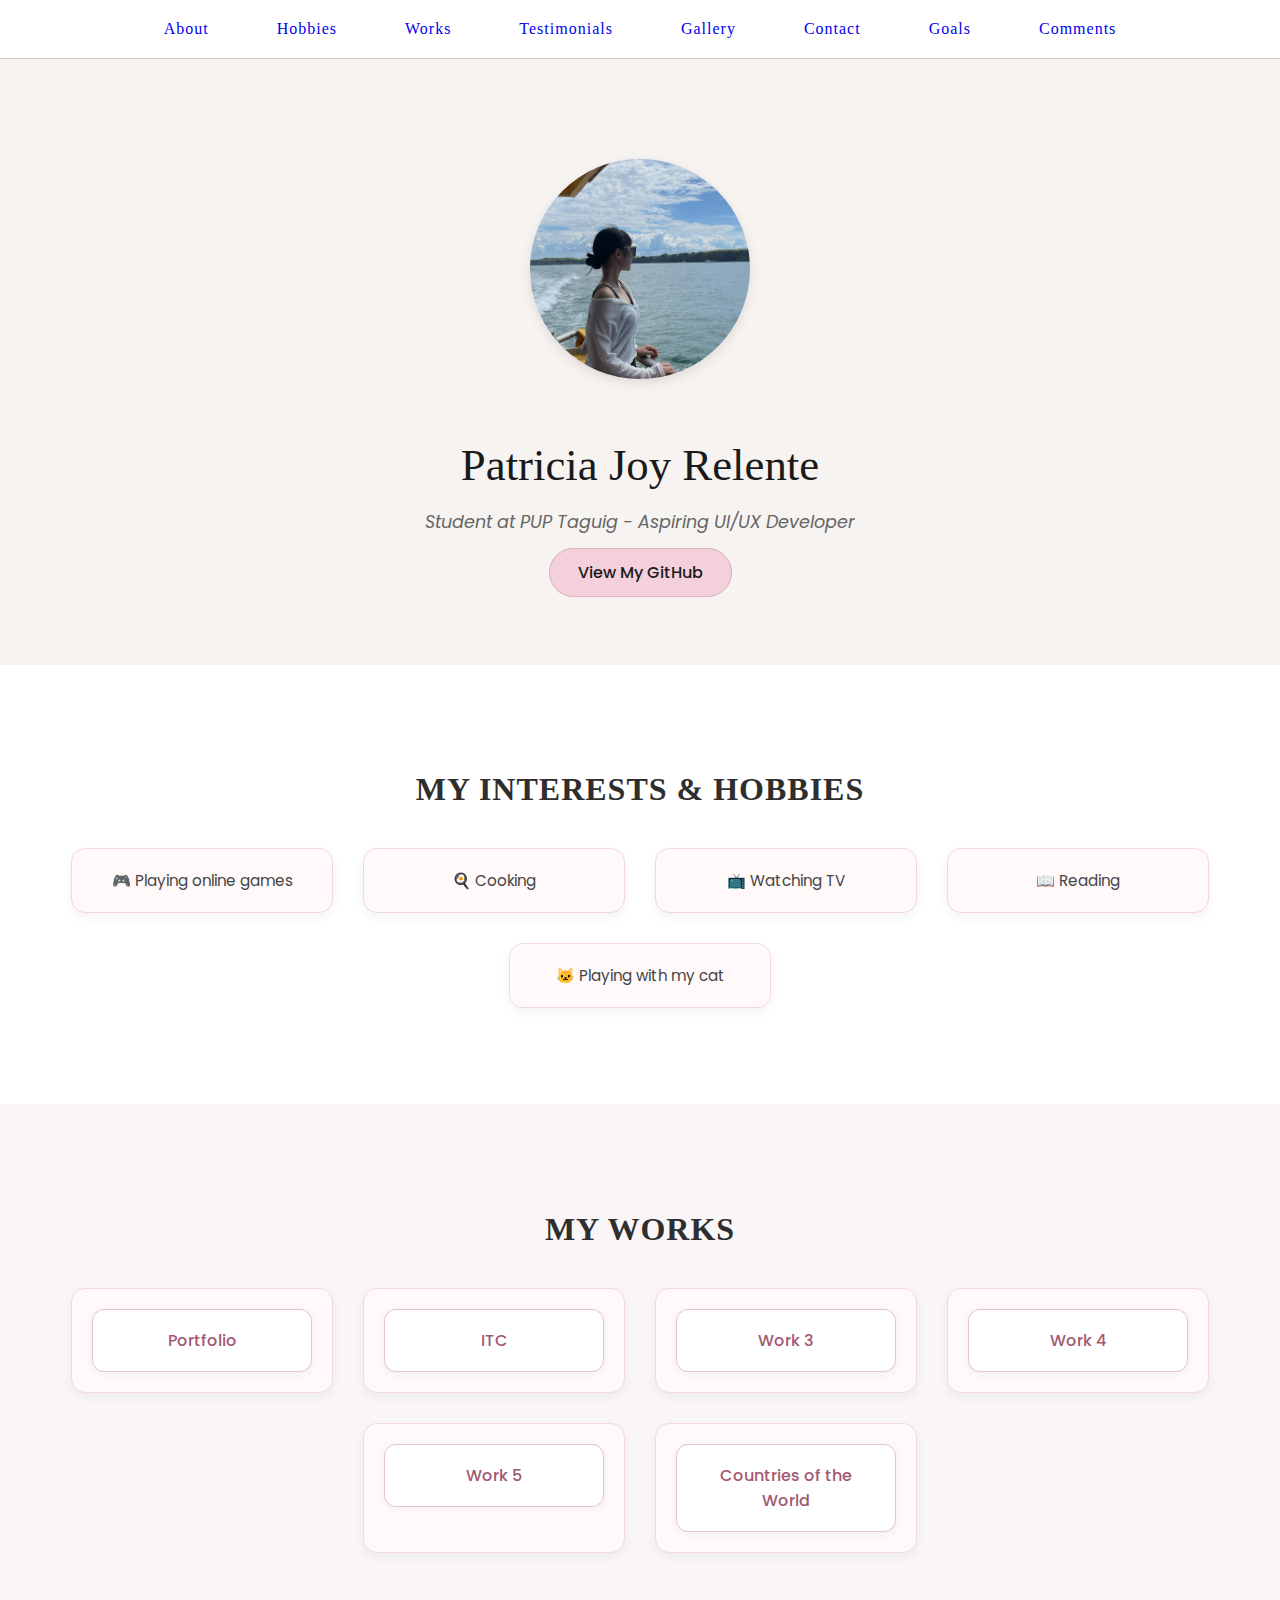
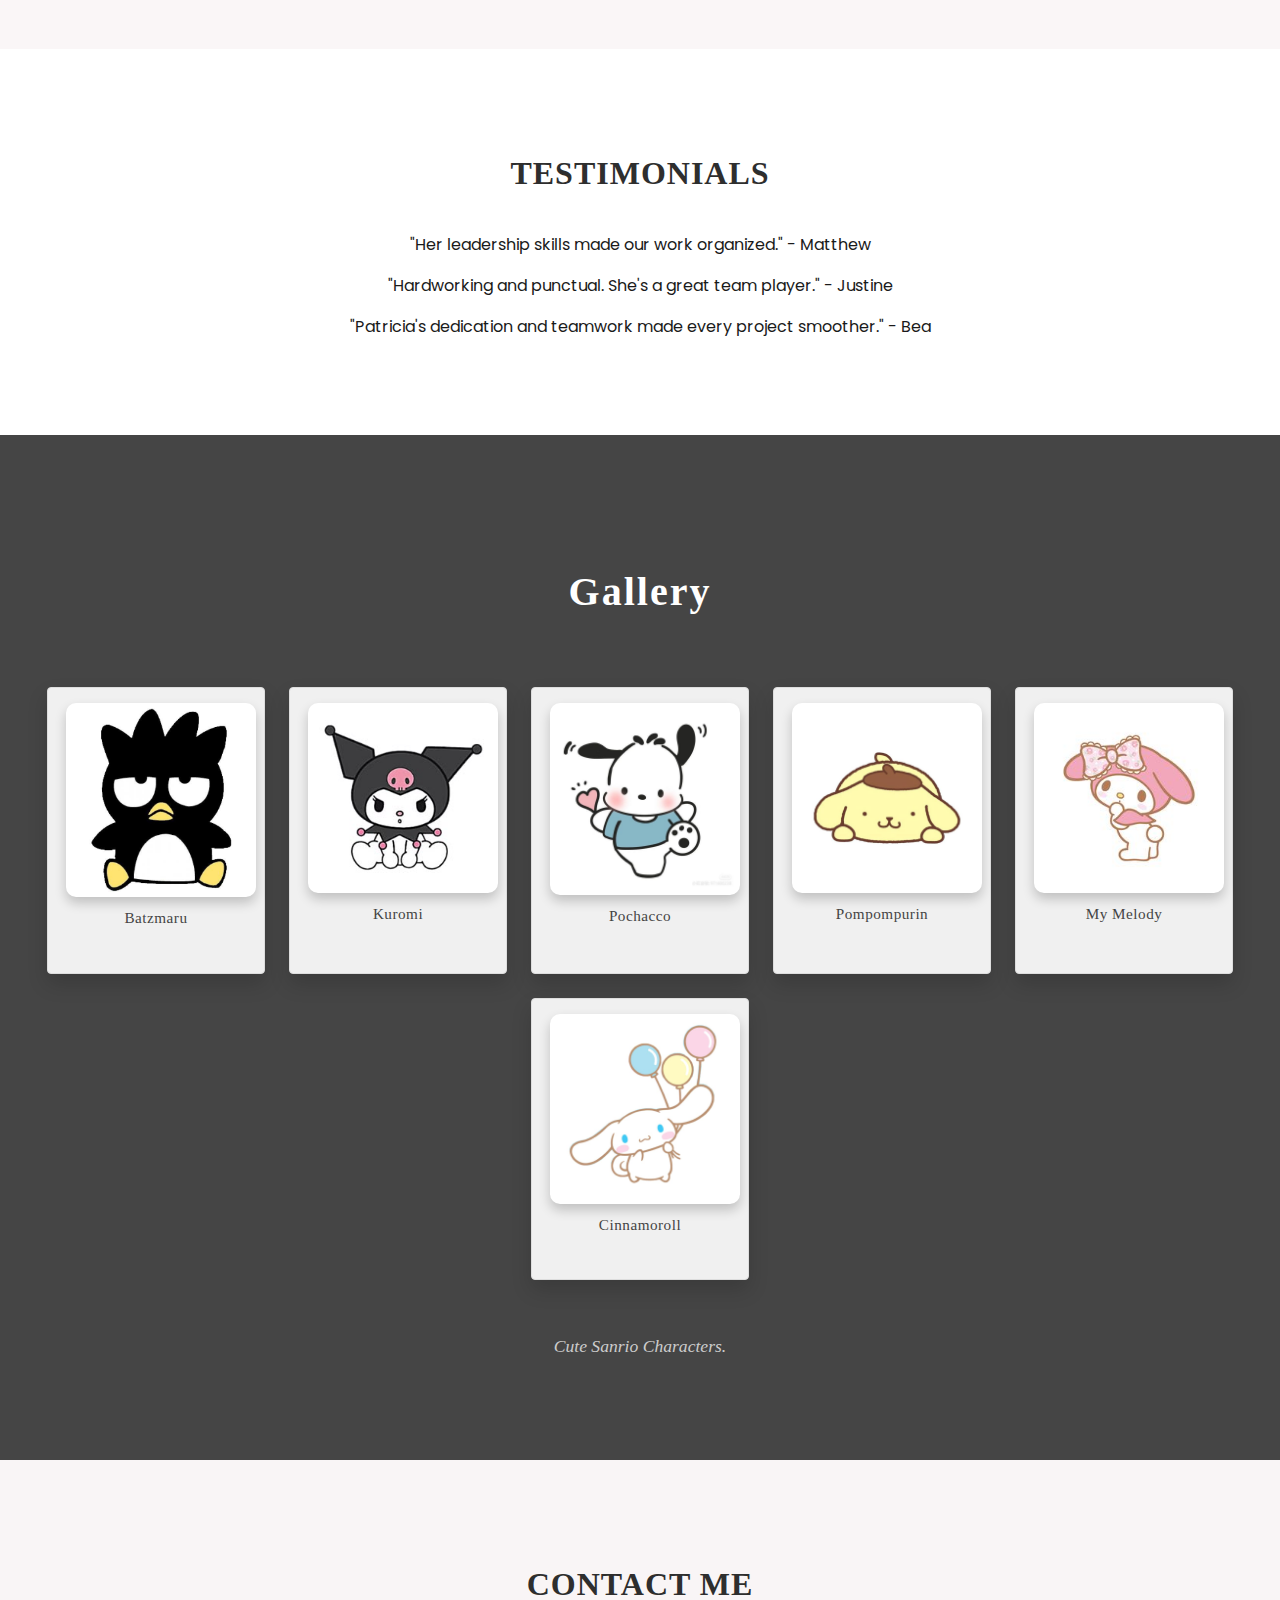
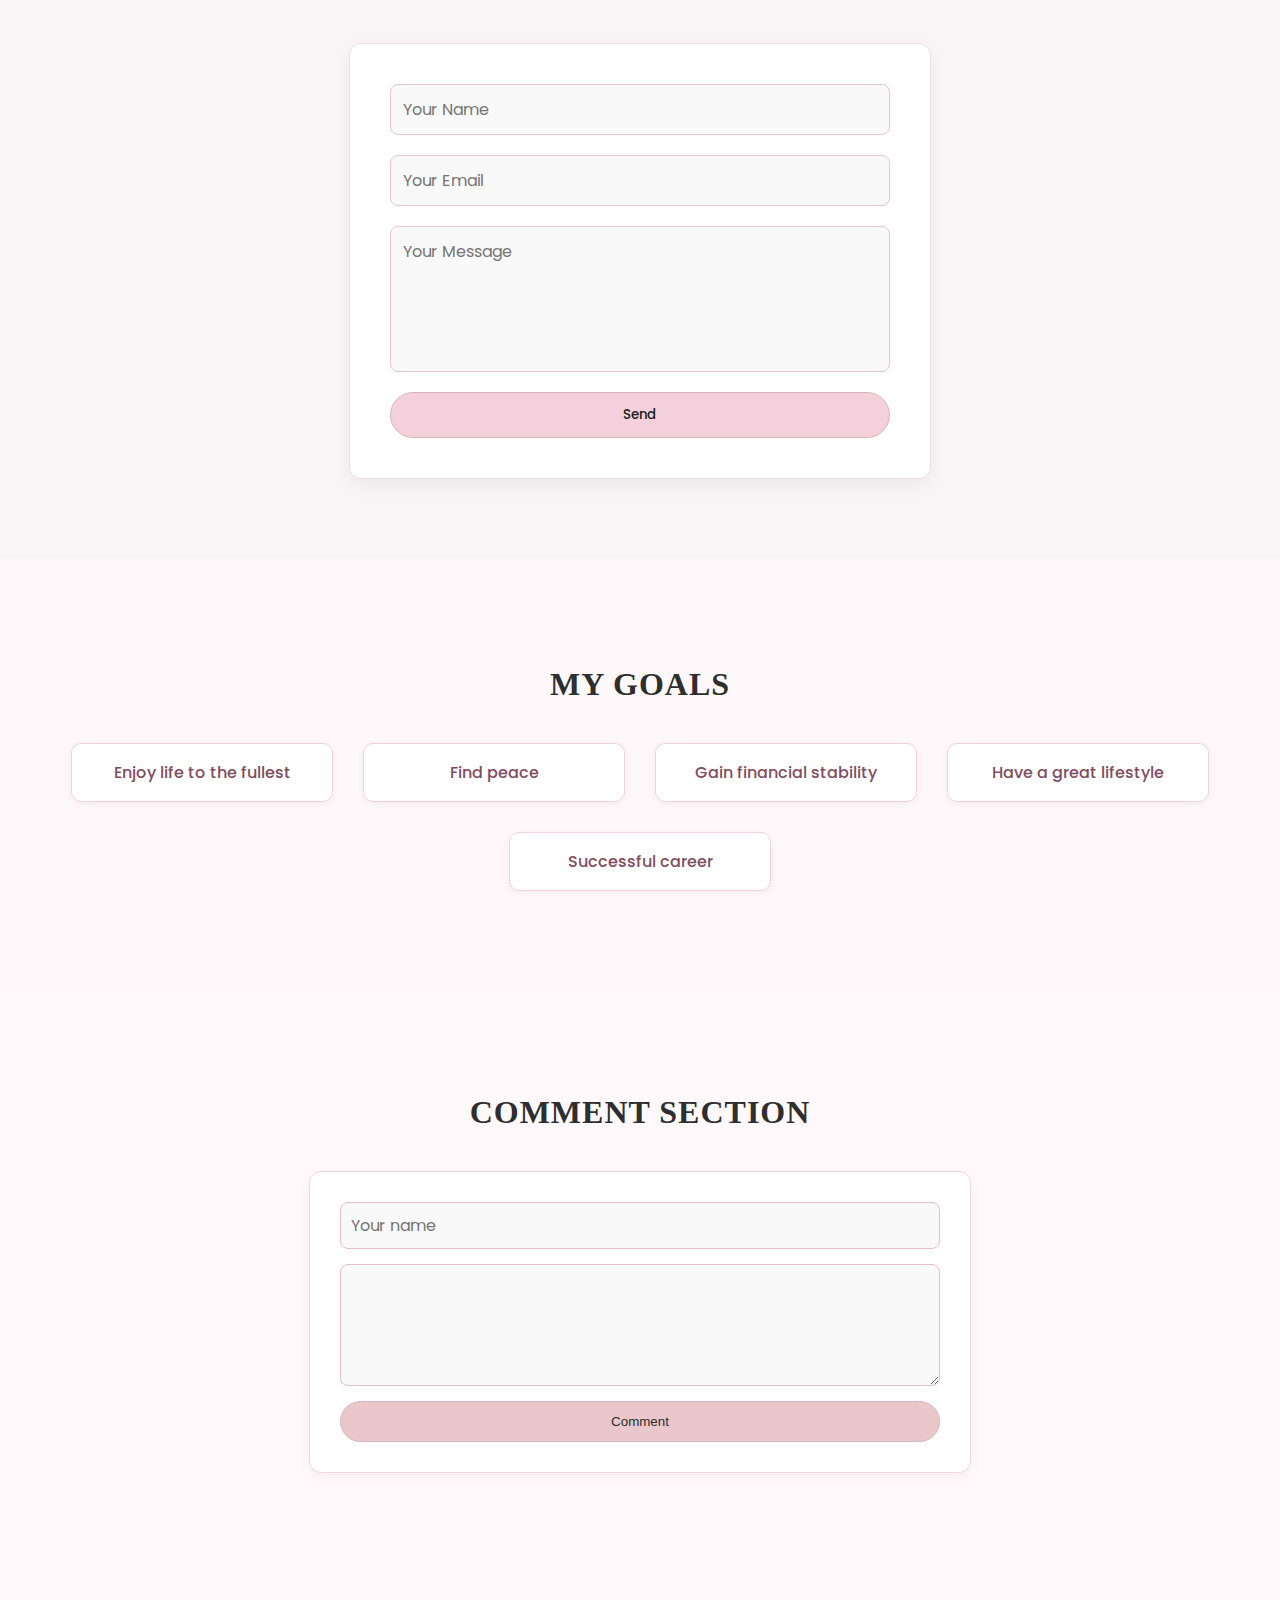
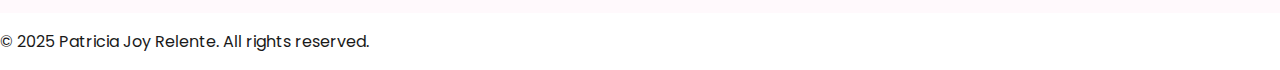
<file: index.html>
<!DOCTYPE html>
<html lang="en">
  <head>
    <meta charset="UTF-8" />
    <meta name="viewport" content="width=device-width, initial-scale=1.0" />
    <title>Patricia Joy Relente | Portfolio</title>
    <link href="https://fonts.googleapis.com/css2?family=Poppins:wght@400;600&
     family=Quicksand:wght@400;600&display=swap" rel="stylesheet">
    <link rel="stylesheet" href="styles.css" />
  </head>
  <body>
    <nav class="navbar">
      <button class="nav-toggle" id="navToggle">☰</button>
      <ul class="nav-menu">
        <li><a href="#about">About</a></li>
        <li><a href="#hobbies">Hobbies</a></li>
        <li><a href="#works">Works</a></li>
        <li><a href="#testimonials">Testimonials</a></li>
        <li><a href="#gallery">Gallery</a></li>
        <li><a href="#contact">Contact</a></li>
        <li><a href="#goals">Goals</a></li>
        <li><a href="#comments">Comments</a></li>
      </ul>
    </nav>

    <header class="hero" id="about">
      <img src="images/pic.jpg" alt="Patricia Joy Relente" class="hero-img" />
      <div class="hero-text">
        <h1>Patricia Joy Relente</h1>
        <p>Student at PUP Taguig - Aspiring UI/UX Developer</p>
        <a href="https://github.com/relente-patriciajoy" target="_blank"
          class="btn">
          View My GitHub
        </a>
      </div>
    </header>

    <section id="hobbies" class="section">
      <h2>My Interests & Hobbies</h2>
      <ul class="card-list">
        <li class="card">🎮 Playing online games</li>
        <li class="card">🍳 Cooking</li>
        <li class="card">📺 Watching TV</li>
        <li class="card">📖 Reading</li>
        <li class="card">🐱 Playing with my cat</li>
      </ul>
    </section>

    <section id="works" class="section">
      <h2>My Works</h2>
      <ul class="card-list">
        <li class="card"><a href="./works/empty1.html">Portfolio</a></li>
        <li class="card"><a href="./works/empty2.html">ITC</a></li>
        <li class="card"><a href="./works/empty3.html">Work 3</a></li>
        <li class="card"><a href="./works/empty4.html">Work 4</a></li>
        <li class="card"><a href="./works/empty5.html">Work 5</a></li>
        <li class="card">
          <a href="./countries/index.html">
            Countries of the World
          </a>
        </li>
      </ul>
    </section>

    <section id="testimonials" class="section">
      <h2>Testimonials</h2>
      <div class="testimonial-wrapper">
        <div class="testimonial-card">
          <p>"Her leadership skills made our work organized." - Matthew</p>
        </div>
        <div class="testimonial-card">
          <p>"Hardworking and punctual. She's a great team player." - Justine</p>
        </div>
        <div class="testimonial-card">
          <p>"Patricia's dedication and teamwork made every project smoother."
            - Bea
          </p>
        </div>
      </div>
    </section>

    <section id="gallery" class="section">
      <h2>Gallery</h2>
      <div class="gallery">
        <div class="gallery-item">
          <img src="images/Batzmaru.jpg" alt="Gallery 1" />
          <p class="caption">Batzmaru</p>
        </div>
        <div class="gallery-item">
          <img src="images/Kuromi.jpg" alt="Gallery 2" />
          <p class="caption">Kuromi</p>
        </div>
        <div class="gallery-item">
          <img src="images/Pochaco.jpg" alt="Gallery 3" />
          <p class="caption">Pochacco</p>
        </div>
        <div class="gallery-item">
          <img src="images/Pompompurin.jpg" alt="Gallery 4" />
          <p class="caption">Pompompurin</p>
        </div>
        <div class="gallery-item">
          <img src="images/Melody.jpg" alt="Gallery 5" />
          <p class="caption">My Melody</p>
        </div>
        <div class="gallery-item">
          <img src="images/Cinamoroll.jpg" alt="Gallery 6" />
          <p class="caption">Cinnamoroll</p>
        </div>
      </div>
      <p class="gallery-quote">Cute Sanrio Characters.</p>
    </section>

    <section id="contact" class="section">
      <h2>Contact Me</h2>
      <form action="https://api.web3forms.com/submit"
        method="POST"
        class="contact-form">

        <input type="hidden"
          name="access_key"
          value="a704a823-525e-4ede-9fba-bce134ebd4c5">

        <input type="text"
          name="name"
          placeholder="Your Name"
          required>

        <input type="email"
          name="email"
          placeholder="Your Email"
          required>

        <textarea name="message" placeholder="Your Message" required></textarea>
        <button type="submit">Send</button>
      </form>
    </section>

    <section id="goals" class="section">
      <h2>My Goals</h2>
      <ul class="card-list">
        <li class="card">Enjoy life to the fullest</li>
        <li class="card">Find peace</li>
        <li class="card">Gain financial stability</li>
        <li class="card">Have a great lifestyle</li>
        <li class="card">Successful career</li>
      </ul>
    </section>

    <section id="comments" class="section">
      <h2>Comment Section</h2>
      <form id="comment_form" class="comment-form">

        <input type="text"
          id="comment_name"
          name="comment_name"
          placeholder="Your name"
          required>

        <textarea id="comment_text"
          name="comment_text"
          placeholder="Write a comment"
          required>

        </textarea>
        <button type="submit" id="comment_btn">Comment</button>
      </form>
      <div id="all_comments"></div>
    </section>

    <footer>
      <p>© 2025 Patricia Joy Relente. All rights reserved.</p>
    </footer>

    <script src="site.js"></script>
  </body>
</html>
</file>
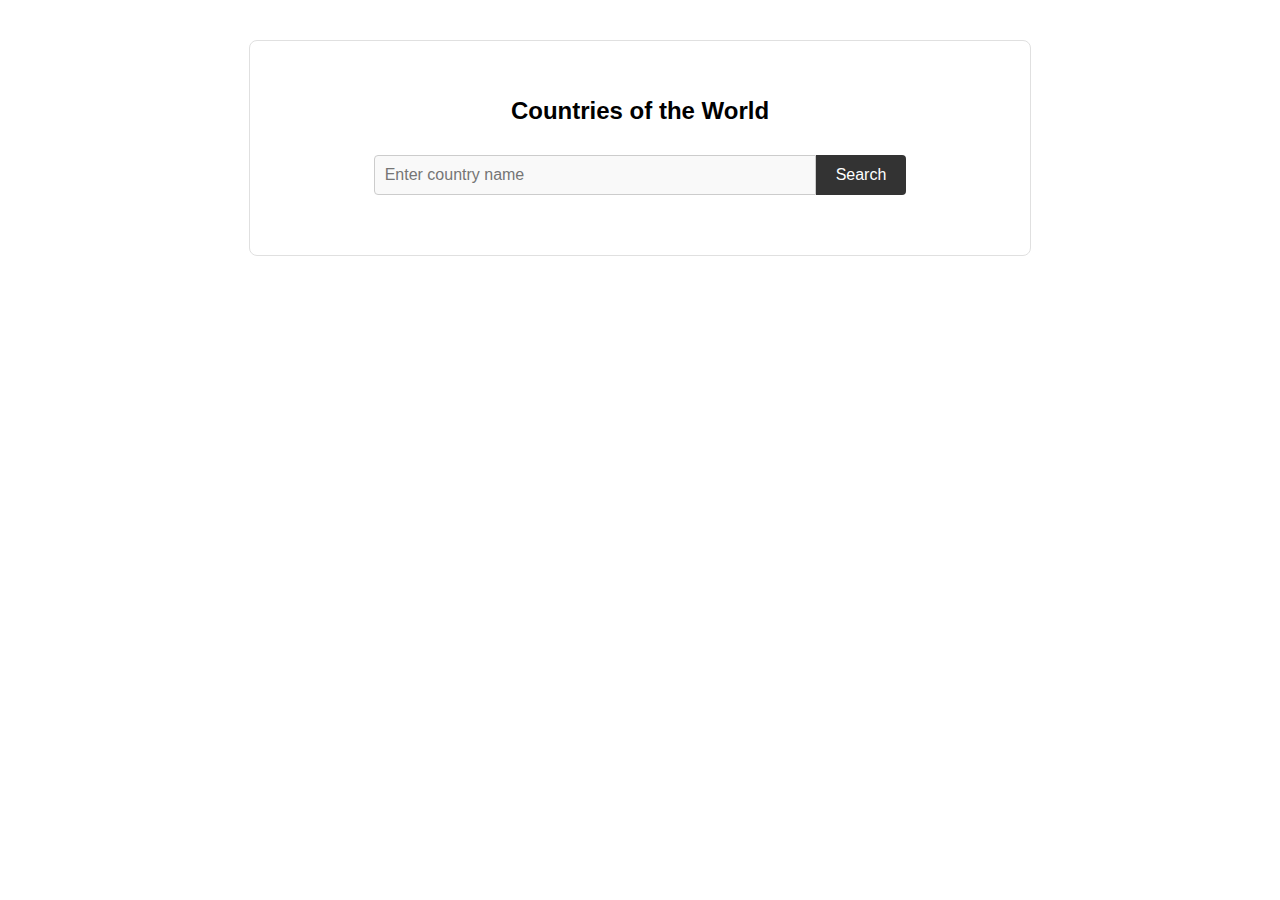
<file: countries/index.html>
<!DOCTYPE html>
<html lang="en">
  <head>
    <meta charset="UTF-8" />
    <meta name="viewport" content="width=device-width, initial-scale=1.0" />
    <title>Countries of the World</title>
    <link rel="stylesheet" href="styles.css" />
    <link
      rel="stylesheet"
      href="https://fonts.googleapis.com
      /css2?family=Inter:wght@400;600&display=swap"
    />
  </head>
  <body>
    <div class="countries">
      <h1>Countries of the World</h1>
      <form id="country_form">
        <input
          type="text"
          id="country_input"
          placeholder="Enter country name"
          required/>
        <button type="submit">Search</button>
      </form>
      <div id="result"></div>
    </div>
    <script src="script.js"></script>
  </body>
</html>
</file>
<file: styles.css>
body {
  font-family: 'Poppins', sans-serif;
  margin: 0;
  background: #ffffff;
  color: #1a1a1a;
  scroll-behavior: smooth;
}

h1,
h2 {
  font-family: 'Playfair Display', serif;
  color: #1a1a1a;
}

.section {
  padding: 80px 20px;
  max-width: 100%;
  margin: auto;
  text-align: center;
}

.btn,
.contact-form button[type="submit"],
.comment-form button {
  background: #f4d0dc;
  color: #1a1a1a;
  border: 1px solid #e0b3c0;
}

.btn:hover,
.contact-form button[type="submit"]:hover,
.comment-form button:hover {
  background: #eabccc;
  color: #000;
}

.contact-form input,
.contact-form textarea,
.comment-form input,
.comment-form textarea {
  background-color: #f9f9f9;
  border: 1px solid #d0cdd4;
  color: #1a1a1a;
}

.card,
#works ul.card-list li a,
#goals ul.card-list li,
#all_comments .comment {
  background: #ffffff;
  border: 1px solid #e0e0e0;
  color: #333;
}

.card:hover,
#works ul.card-list li a:hover,
#goals ul.card-list li:hover,
#all_comments .comment:hover {
  background-color: #f7f7f7;
  color: #1a1a1a;
}

small {
  color: #888;
}

/* Navbar */
.navbar {
  position: sticky;
  top: 0;
  background: #ffffff;
  z-index: 1000;
  display: flex;
  justify-content: center;
  align-items: center;
  padding: 20px;
  border-bottom: 1px solid #ccc;
  font-family: 'Playfair Display', serif;
}

.nav-toggle {
  display: none;
  font-size: 24px;
  background: none;
  border: none;
  cursor: pointer;
  color: #333;
}

.nav-menu {
  display: flex;
  list-style: none;
  gap: 40px;
  padding: 0;
  margin: 0;
}

.nav-menu li a {
  text-decoration: none;
  color: 1a1a1a;
  font-weight: 500;
  font-size: 16px;
  letter-spacing: 1px;
  padding: 8px 14px;
  border-radius: 4px;
  transition: background 0.3s, color 0.3s;
}

.nav-menu li a:hover {
  background: #f2e4e9;
  color: #b83764;
}

/* Hero Section */
.hero {
  display: flex;
  flex-direction: column;
  align-items: center;
  text-align: center;
  padding: 100px 20px 80px;
  background: #f6f3f1;
}

.hero-img {
  width: 220px;
  height: 220px;
  border-radius: 50%;
  object-fit: cover;
  box-shadow: 0 4px 12px rgba(0, 0, 0, 0.1);
  margin-bottom: 30px;
}

.hero-text h1 {
  font-size: 2.8rem;
  margin-bottom: 10px;
  font-weight: 500;
}

.hero-text p {
  font-size: 1.1rem;
  margin-bottom: 25px;
  color: #666;
  font-style: italic;
}

.btn {
  padding: 12px 28px;
  border: 1px solid #d6b5bb;
  border-radius: 30px;
  text-decoration: none;
  font-weight: 500;
  font-family: 'Poppins', sans-serif;
  transition: all 0.3s ease;
}

/* Section Headings */
#hobbies h2,
#works h2,
#testimonials h2,
#contact h2,
#goals h2,
#comments h2 {
  font-size: 2rem;
  font-weight: 600;
  margin-bottom: 40px;
  text-transform: uppercase;
  letter-spacing: 1px;
  color: #2e2e2e;
}

/* Interest and Hobbies Section*/
ul.card-list {
  list-style: none;
  padding: 0;
  display: flex;
  flex-wrap: wrap;
  justify-content: center;
  gap: 30px;
}

.card {
  background: #fff9fa;
  border: 1px solid #f3d9de;
  border-radius: 14px;
  padding: 20px;
  width: 220px;
  box-shadow: 0 4px 12px rgba(0, 0, 0, 0.05);
  transition: transform 0.3s ease;
  font-family: 'Poppins', sans-serif;
  font-size: 0.95rem;
  color: #444;
}

.card:hover {
  transform: scale(1.05);
}

/* My Works Section */
#works {
  background-color: #faf6f7;
  width: 100%;
  box-sizing: border-box;
  margin: 0;
}

#works ul.card-list li a {
  display: block;
  background-color: #fff;
  padding: 18px 20px;
  border: 1px solid #e3c4cb;
  border-radius: 12px;
  font-size: 1rem;
  font-weight: 500;
  color: #a35872;
  text-decoration: none;
  box-shadow: 0 2px 10px rgba(0, 0, 0, 0.05);
  transition: all 0.3s ease;
}

#works ul.card-list li a:hover {
  background-color: #f5e3e8;
  color: #333;
  transform: scale(1.03);
}

/* Testimonials Section */
#testimonials {
  background-color: #ffffff;
}

#testimonials .card {
  max-width: 700px;
  margin: 0 auto;
  background: #f9f4f5;
  border: 1px solid #ebd5db;
  padding: 30px;
  font-style: italic;
  color: #5e3d4a;
  line-height: 1.6;
  box-shadow: 0 4px 12px rgba(0, 0, 0, 0.06);
}

#testimonials .card p:not(:last-child) {
  margin-bottom: 20px;
}

/* Gallery Section */
#gallery {
  background-color: #454545;
  padding: 100px 20px;
  text-align: center;
}

#gallery h2 {
  font-family: 'Playfair Display', serif;
  font-size: 2.5rem;
  color: #fff;
  margin-bottom: 40px;
  letter-spacing: 2px;
}

.gallery {
  display: flex;
  flex-wrap: wrap;
  justify-content: center;
  gap: 1.5rem;
  padding: 2rem 0;
}

.gallery img {
  width: 180px;
  height: 260px;
  object-fit: cover;
  border-radius: 10px;
  box-shadow: 0 8px 20px rgba(0, 0, 0, 0.03);
  background-color: #fff;
  padding: 5px;
  transition: transform 0.3s ease, box-shadow 0.3s ease;
}

.gallery img:hover {
  transform: scale(1.05);
  box-shadow: 0 12px 24px rgba(255, 255, 255, 0.1);
}

/* Polaroid Gallery Style */
.gallery-item {
  background: #f0f0f0;
  padding: 15px 18px 30px;
  border-radius: 4px;
  box-shadow: 0 10px 20px rgba(0, 0, 0, 0.15);
  width: 180px;
  text-align: center;
  position: relative;
  transition: transform 0.3s ease;
  border: 1px solid #ddd;
}

.gallery-item:hover {
  transform: scale(1.05);
}

.gallery-item img {
  width: 100%;
  height: auto;
  object-fit: cover;
  display: block;
  background-color: #fff;
  padding: 5px;
  box-shadow: 0 6px 12px rgba(0, 0, 0, 0.2);
}

.gallery-quote {
  font-family: 'Playfair Display', serif;
  font-style: italic;
  font-size: 1.1rem;
  color: #ccc;
  max-width: 600px;
  margin: 0 auto;
  margin-top: 20px;
  line-height: 1.6;
}

.caption {
  margin-top: 12px;
  font-size: 0.95rem;
  font-family: 'Playfair Display', serif;
  color: #444;
  letter-spacing: 0.5px;
}

/* Contact Form Section */
#contact {
  background-color: #f9f5f6;
}

.contact-form {
  max-width: 500px;
  margin: 0 auto;
  display: flex;
  flex-direction: column;
  gap: 20px;
  background: #fff;
  padding: 40px;
  border-radius: 12px;
  box-shadow: 0 6px 20px rgba(0, 0, 0, 0.05);
  border: 1px solid #efdde2;
}

.contact-form input,
.contact-form textarea {
  font-family: 'Poppins', sans-serif;
  font-size: 1rem;
  padding: 12px;
  border-radius: 8px;
  border: 1px solid #eac5cf;
}

.contact-form textarea {
  resize: none;
  min-height: 120px;
}

.contact-form button[type="submit"] {
  padding: 12px 20px;
  border: 1px solid #d6b5bb;
  border-radius: 30px;
  font-weight: 500;
  font-family: 'Poppins', sans-serif;
  cursor: pointer;
  transition: background 0.3s ease;
}

/* === Goals Section === */
#goals {
  background-color: #fff8fa;
}

#goals ul.card-list li {
  background: #fff;
  border: 1px solid #f1d2da;
  padding: 16px 20px;
  border-radius: 10px;
  font-size: 1rem;
  font-weight: 500;
  color: #814c61;
  box-shadow: 0 2px 8px rgba(0, 0, 0, 0.05);
  transition: all 0.3s ease;
}

#goals ul.card-list li:hover {
  background: #fbe7ef;
  color: #3a2b2d;
}

/* === Comment Section === */
#comments {
  background-color: #fff9fc;
  padding-bottom: 100px;
}

.comment-form {
  max-width: 600px;
  margin: 0 auto 40px;
  display: flex;
  flex-direction: column;
  gap: 15px;
  background: #fff;
  border: 1px solid #f2d9e1;
  border-radius: 12px;
  padding: 30px;
  box-shadow: 0 4px 12px rgba(0, 0, 0, 0.05);
}

.comment-form input,
.comment-form textarea {
  font-family: 'Poppins', sans-serif;
  font-size: 1rem;
  padding: 10px;
  border-radius: 8px;
  border: 1px solid #e7bccb;
}

.comment-form textarea {
  resize: vertical;
  min-height: 100px;
}

.comment-form button {
  background: #e9c7cb;
  color: #2e2e2e;
  border: 1px solid #d6b5bb;
  border-radius: 30px;
  padding: 12px;
  font-weight: 500;
  cursor: pointer;
  transition: background 0.3s ease;
}

.comment-form button:hover {
  background: #dfb8c0;
}

#all_comments {
  max-width: 600px;
  margin: auto;
  padding: 0 20px;
}

#all_comments .comment {
  background: #fff;
  border: 1px solid #f2d9e1;
  border-radius: 10px;
  padding: 15px;
  margin-bottom: 15px;
  box-shadow: 0 2px 8px rgba(0, 0, 0, 0.05);
}

#all_comments .comment p {
  margin: 5px 0;
  font-size: 0.95rem;
  color: #444;
}

#all_comments .comment small {
  color: #a79da5;
}

/* === Scroll Offset Fix === */
#about,
#hobbies,
#works,
#testimonials,
#gallery,
#contact,
#goals,
#comments {
  scroll-margin-top: 100px;
}

/* === Mobile Navbar === */
@media (max-width: 768px) {
  .nav-toggle {
    display: block;
  }

  .nav-menu {
    position: fixed;
    top: 0;
    left: -250px;
    width: 200px;
    height: 100vh;
    flex-direction: column;
    align-items: center;
    padding-top: 60px;
    background-color: #fbe9ed;
    gap: 20px;
    opacity: 0;
    pointer-events: none;
    transition: left 0.4s ease, opacity 0.3s ease;
    z-index: 1000;
  }

  .nav-menu.active {
    left: 0;
    opacity: 1;
    pointer-events: auto;
  }

  body.menu-open {
    overflow: hidden;
  }
}
</file>
<file: countries/styles.css>
body {
  font-family: 'Inter', sans-serif;
  background-color: #ffffff;
  color: #111111;
  margin: 0;
  padding: 0;
}

.countries {
  max-width: 700px;
  margin: 40px auto;
  background-color: #ffffff;
  padding: 40px;
  border: 1px solid #e0e0e0;
  border-radius: 8px;
}

h1 {
  text-align: center;
  font-size: 24px;
  margin-bottom: 30px;
  color: #000000;
}

form {
  display: flex;
  justify-content: center;
  margin-bottom: 20px;
}

input[type="text"] {
  padding: 10px;
  font-size: 16px;
  width: 60%;
  border: 1px solid #ccc;
  border-radius: 4px 0 0 4px;
  background-color: #f9f9f9;
  color: #111;
  outline: none;
}

button {
  padding: 10px 20px;
  font-size: 16px;
  background-color: #333333;
  color: #ffffff;
  border: none;
  border-radius: 0 4px 4px 0;
  cursor: pointer;
  transition: background-color 0.3s ease;
}

button:hover {
  background-color: #555555;
}

h2,
h3 {
  color: #111;
  font-size: 18px;
  margin-top: 30px;
}

ul {
  padding-left: 20px;
  line-height: 1.6;
  list-style-type: disc;
}

li {
  margin-bottom: 6px;
  color: #333333;
}

p {
  color: #b00000;
  font-weight: 600;
  text-align: center;
}
</file>
